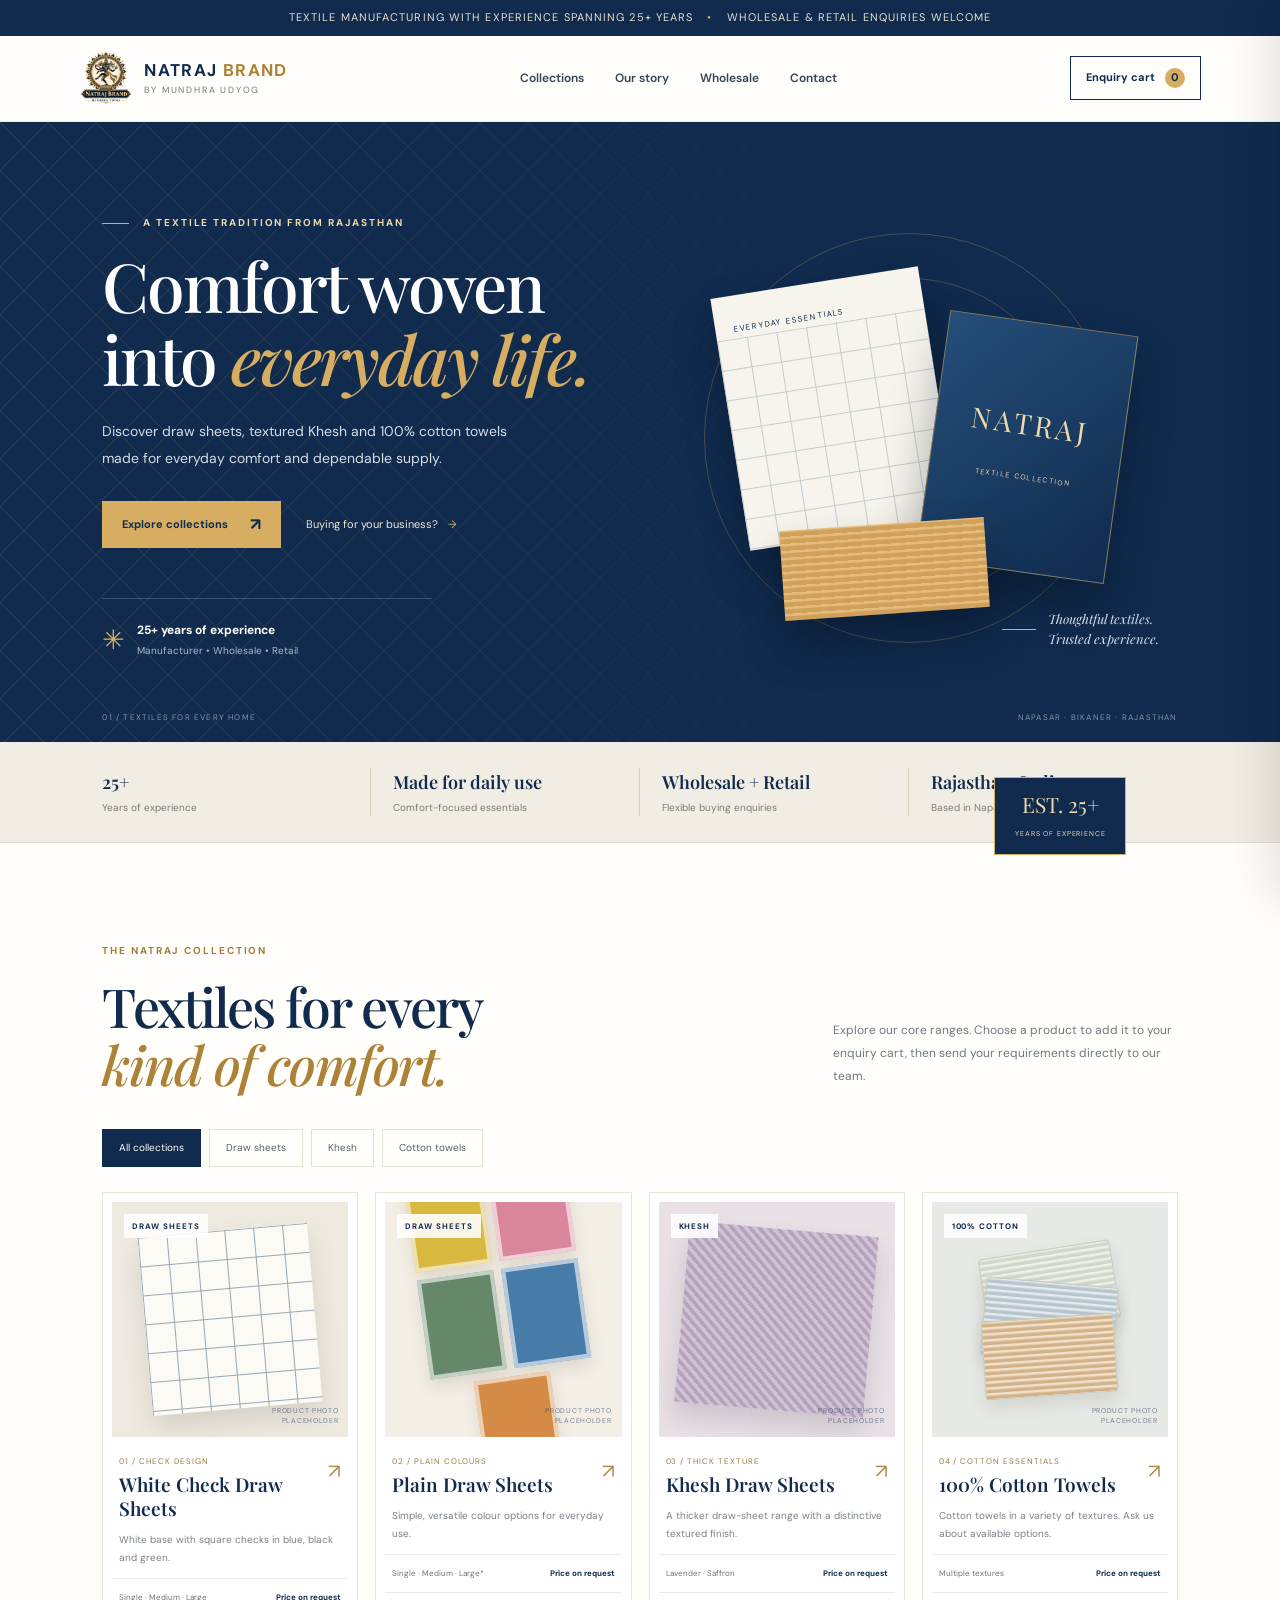
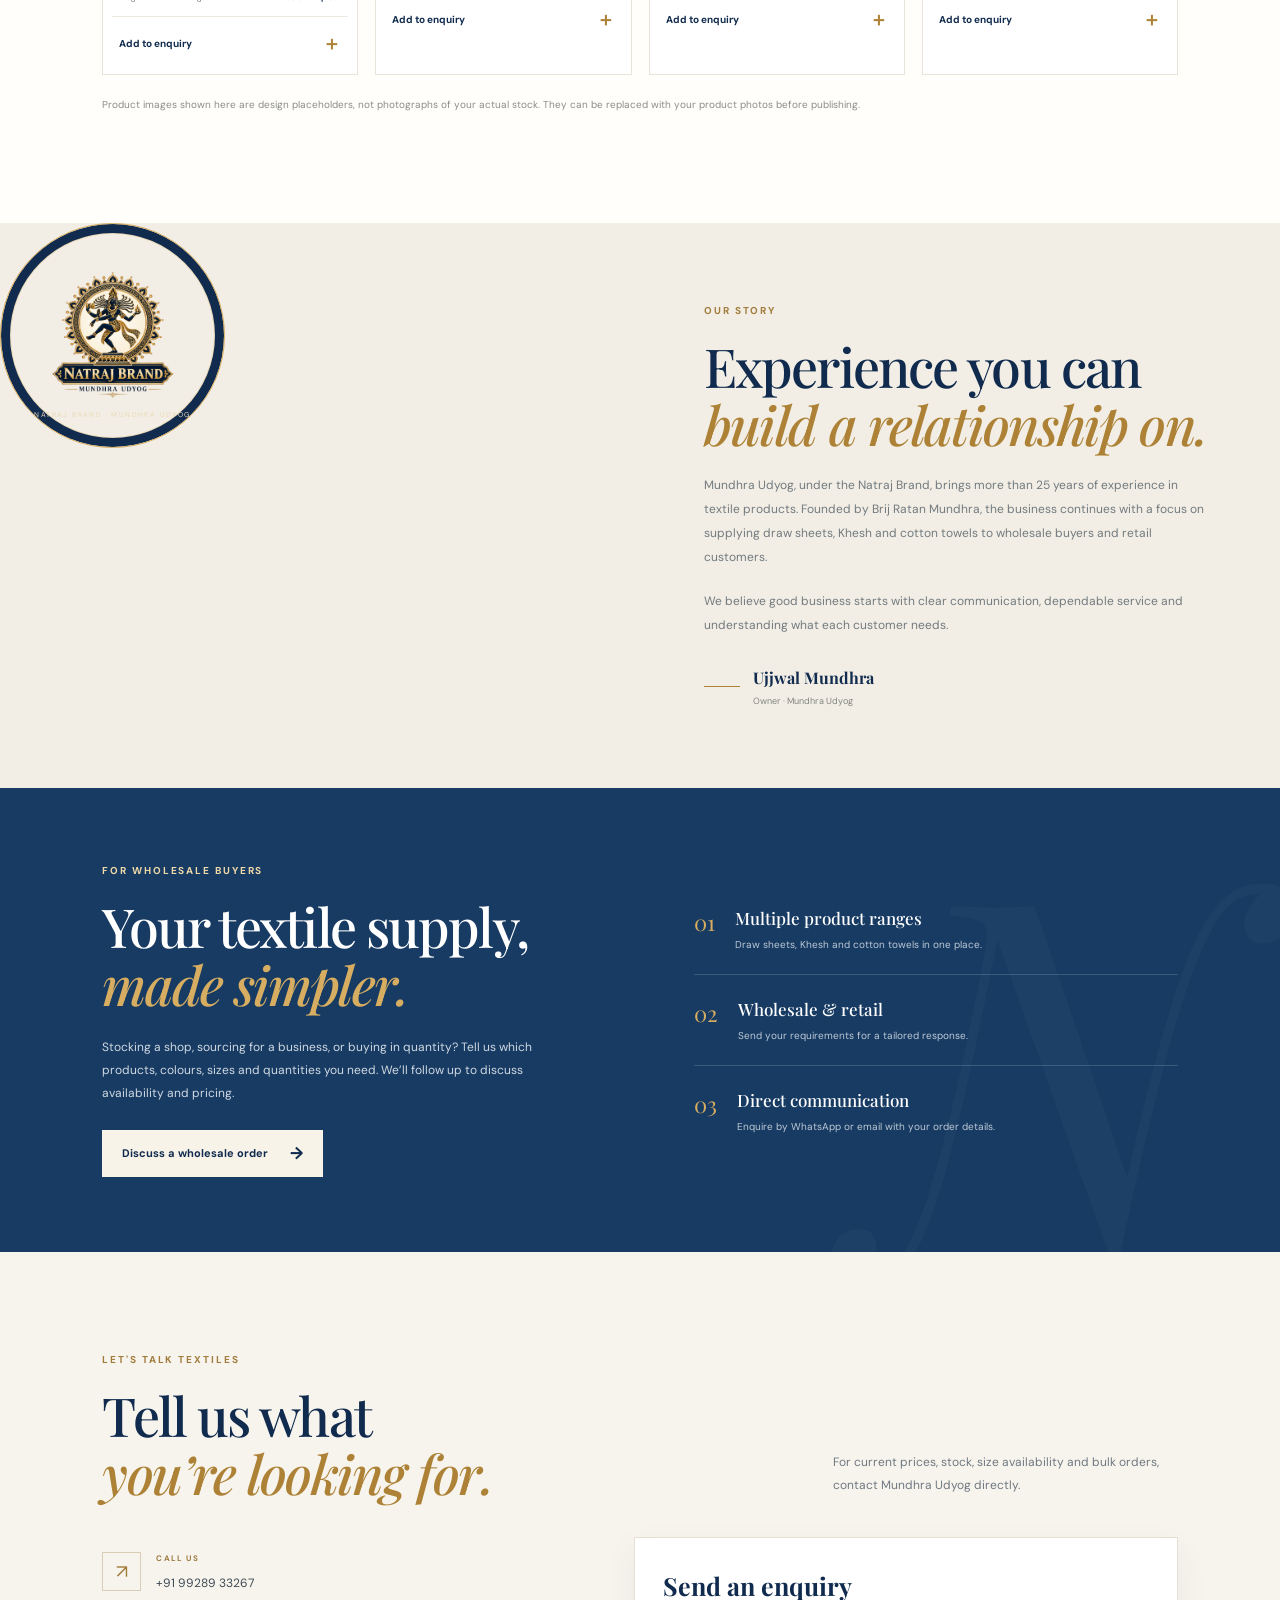
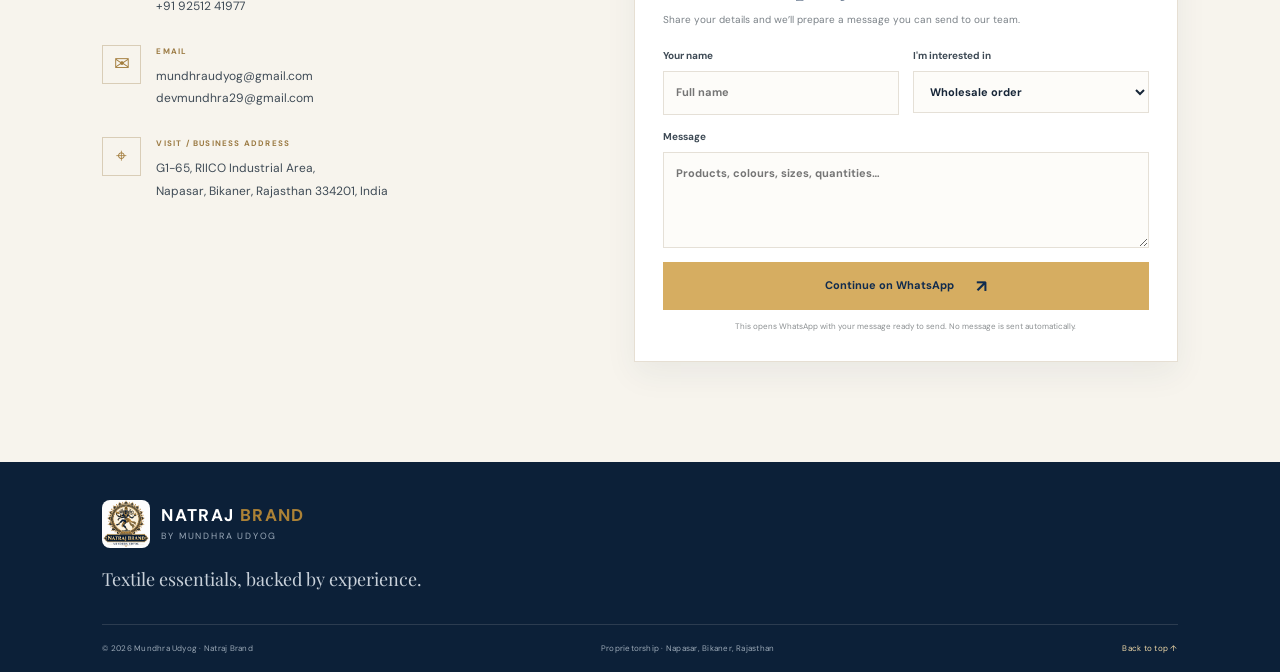
<file: index.html>
<!doctype html>
<html lang="en">
<head>
  <meta name="google-site-verification" content="Gk4ONNueeYnjEFk_MUeV8v9Vth0Thgt36jy_K8m-XQg" />
  <meta charset="utf-8">
  <meta name="viewport" content="width=device-width, initial-scale=1">
  <meta name="theme-color" content="#102b4e">
  <meta name="description" content="Mundhra Udyog — Natraj Brand. Draw sheets, Khesh and 100% cotton towels from an experienced textile manufacturer in Napasar, Bikaner, Rajasthan.">
  <title>Natraj Brand | Mundhra Udyog</title>
  <link rel="preconnect" href="https://fonts.googleapis.com">
  <link rel="preconnect" href="https://fonts.gstatic.com" crossorigin>
  <link href="https://fonts.googleapis.com/css2?family=DM+Sans:wght@400;500;600;700&family=Playfair+Display:wght@500;600;700&display=swap" rel="stylesheet">
  <link rel="stylesheet" href="styles.css">
<link rel="icon" type="image/png"href="./assets/natraj-favicon.png">
</head>
<body>
  <div class="announcement">Textile manufacturing with experience spanning 25+ years <span>•</span> Wholesale & retail enquiries welcome</div>
  <header class="site-header">
    <a class="brand" href="#home" aria-label="Natraj Brand home">
      <img class="brand-logo" src="assets/natraj-logo.png" alt="Natraj Brand — Mundhra Udyog logo">
      <span class="brand-copy"><strong>NATRAJ <em>BRAND</em></strong><small>BY MUNDHRA UDYOG</small></span>
    </a>
    <button class="menu-toggle" aria-label="Open navigation" aria-expanded="false">☰</button>
    <nav class="main-nav" aria-label="Main navigation">
      <a href="#collections">Collections</a><a href="#about">Our story</a><a href="#wholesale">Wholesale</a><a href="#contact">Contact</a>
    </nav>
    <button class="cart-button" id="openCart" aria-label="Open enquiry cart">Enquiry cart <span id="cartCount">0</span></button>
  </header>

  <main>
    <section class="hero" id="home">
      <div class="hero-pattern" aria-hidden="true"></div>
      <div class="hero-content">
        <p class="eyebrow"><span></span> A textile tradition from Rajasthan</p>
        <h1>Comfort woven<br>into <i>everyday life.</i></h1>
        <p class="hero-lede">Discover draw sheets, textured Khesh and 100% cotton towels made for everyday comfort and dependable supply.</p>
        <div class="hero-actions"><a class="button button-gold" href="#collections">Explore collections <span>↗</span></a><a class="text-link" href="#wholesale">Buying for your business? <span>→</span></a></div>
        <div class="hero-proof"><span class="proof-icon">✳</span><div><strong>25+ years of experience</strong><small>Manufacturer • Wholesale • Retail</small></div></div>
      </div>
      <div class="hero-visual">
        <div class="hero-orbit orbit-one"></div><div class="hero-orbit orbit-two"></div>
        <div class="hero-fabric fabric-white"><span class="fabric-label">EVERYDAY ESSENTIALS</span><div class="check-weave"></div></div>
        <div class="hero-fabric fabric-blue"><span>NATRAJ<br><small>TEXTILE COLLECTION</small></span></div>
        <div class="hero-fabric fabric-saffron"></div>
        <div class="visual-caption"><span class="caption-line"></span><span>Thoughtful textiles.<br>Trusted experience.</span></div>
      </div>
      <div class="hero-bottomline"><span>01 / TEXTILES FOR EVERY HOME</span><span>NAPASAR · BIKANER · RAJASTHAN</span></div>
    </section>

    <section class="trust-strip" aria-label="Business highlights"><div><b>25+</b><span>Years of experience</span></div><div><b>Made for daily use</b><span>Comfort-focused essentials</span></div><div><b>Wholesale + Retail</b><span>Flexible buying enquiries</span></div><div><b>Rajasthan, India</b><span>Based in Napasar, Bikaner</span></div></section>

    <section class="section collections" id="collections">
      <div class="section-heading"><div><p class="eyebrow">THE NATRAJ COLLECTION</p><h2>Textiles for every<br><i>kind of comfort.</i></h2></div><p>Explore our core ranges. Choose a product to add it to your enquiry cart, then send your requirements directly to our team.</p></div>
      <div class="category-tabs" role="group" aria-label="Filter product collections"><button class="filter-btn active" data-filter="all">All collections</button><button class="filter-btn" data-filter="draw">Draw sheets</button><button class="filter-btn" data-filter="khesh">Khesh</button><button class="filter-btn" data-filter="towels">Cotton towels</button></div>
      <div class="product-grid" id="productGrid">
        <article class="product-card" data-category="draw">
          <div class="product-image image-check"><span class="image-tag">DRAW SHEETS</span><div class="sample-fabric checks"></div><span class="image-note">PRODUCT PHOTO<br>PLACEHOLDER</span></div>
          <div class="product-info"><div><p class="product-kicker">01 / CHECK DESIGN</p><h3>White Check Draw Sheets</h3></div><span class="product-arrow">↗</span></div><p class="product-desc">White base with square checks in blue, black and green.</p><div class="product-meta"><span>Single · Medium · Large</span><b>Price on request</b></div><button class="add-button" data-product="White Check Draw Sheets" data-options="Colours: blue, black, green; Sizes: single, medium, large">Add to enquiry <span>＋</span></button>
        </article>
        <article class="product-card" data-category="draw">
          <div class="product-image image-plain"><span class="image-tag">DRAW SHEETS</span><div class="plain-swatches"><i></i><i></i><i></i><i></i><i></i></div><span class="image-note">PRODUCT PHOTO<br>PLACEHOLDER</span></div>
          <div class="product-info"><div><p class="product-kicker">02 / PLAIN COLOURS</p><h3>Plain Draw Sheets</h3></div><span class="product-arrow">↗</span></div><p class="product-desc">Simple, versatile colour options for everyday use.</p><div class="product-meta"><span>Single · Medium · Large*</span><b>Price on request</b></div><button class="add-button" data-product="Plain Draw Sheets" data-options="Colours: yellow, pink, green, blue, saffron; Sizes to be confirmed">Add to enquiry <span>＋</span></button>
        </article>
        <article class="product-card" data-category="khesh">
          <div class="product-image image-khesh"><span class="image-tag">KHESH</span><div class="khesh-texture"></div><span class="image-note">PRODUCT PHOTO<br>PLACEHOLDER</span></div>
          <div class="product-info"><div><p class="product-kicker">03 / THICK TEXTURE</p><h3>Khesh Draw Sheets</h3></div><span class="product-arrow">↗</span></div><p class="product-desc">A thicker draw-sheet range with a distinctive textured finish.</p><div class="product-meta"><span>Lavender · Saffron</span><b>Price on request</b></div><button class="add-button" data-product="Khesh Draw Sheets" data-options="Colours: lavender, saffron; Please confirm size availability">Add to enquiry <span>＋</span></button>
        </article>
        <article class="product-card" data-category="towels">
          <div class="product-image image-towels"><span class="image-tag">100% COTTON</span><div class="towel-stack"><i></i><i></i><i></i></div><span class="image-note">PRODUCT PHOTO<br>PLACEHOLDER</span></div>
          <div class="product-info"><div><p class="product-kicker">04 / COTTON ESSENTIALS</p><h3>100% Cotton Towels</h3></div><span class="product-arrow">↗</span></div><p class="product-desc">Cotton towels in a variety of textures. Ask us about available options.</p><div class="product-meta"><span>Multiple textures</span><b>Price on request</b></div><button class="add-button" data-product="100% Cotton Towels" data-options="Please share available textures, colours and sizes">Add to enquiry <span>＋</span></button>
        </article>
      </div>
      <p class="photo-note">Product images shown here are design placeholders, not photographs of your actual stock. They can be replaced with your product photos before publishing.</p>
    </section>

    <section class="heritage" id="about"><div class="heritage-circle"><img src="./assets/natraj-favicon.png" alt="Natraj Brand" class="heritage-logo"><span class="heritage-circle-text">NATRAJ BRAND · MUNDHRA UDYOG</span></div><div class="heritage-stamp">EST. 25+<br><small>YEARS OF EXPERIENCE</small></div></div><div class="heritage-copy"><p class="eyebrow">OUR STORY</p><h2>Experience you can<br><i>build a relationship on.</i></h2><p>Mundhra Udyog, under the Natraj Brand, brings more than 25 years of experience in textile products. Founded by Brij Ratan Mundhra, the business continues with a focus on supplying draw sheets, Khesh and cotton towels to wholesale buyers and retail customers.</p><p>We believe good business starts with clear communication, dependable service and understanding what each customer needs.</p><div class="signature"><span class="signature-line"></span><div><strong>Ujjwal Mundhra</strong><small>Owner · Mundhra Udyog</small></div></div></div></section>

    <section class="wholesale" id="wholesale"><div class="wholesale-copy"><p class="eyebrow">FOR WHOLESALE BUYERS</p><h2>Your textile supply,<br><i>made simpler.</i></h2><p>Stocking a shop, sourcing for a business, or buying in quantity? Tell us which products, colours, sizes and quantities you need. We’ll follow up to discuss availability and pricing.</p><a class="button button-light" href="#contact">Discuss a wholesale order <span>→</span></a></div><div class="wholesale-points"><div><span>01</span><section><h3>Multiple product ranges</h3><p>Draw sheets, Khesh and cotton towels in one place.</p></section></div><div><span>02</span><section><h3>Wholesale & retail</h3><p>Send your requirements for a tailored response.</p></section></div><div><span>03</span><section><h3>Direct communication</h3><p>Enquire by WhatsApp or email with your order details.</p></section></div></div></section>

    <section class="contact section" id="contact"><div class="section-heading"><div><p class="eyebrow">LET'S TALK TEXTILES</p><h2>Tell us what<br><i>you’re looking for.</i></h2></div><p>For current prices, stock, size availability and bulk orders, contact Mundhra Udyog directly.</p></div><div class="contact-layout"><div class="contact-details"><div class="contact-item"><span class="contact-icon">↗</span><div><small>CALL US</small><a href="tel:+919928933267">+91 99289 33267</a><a href="tel:+919251241977">+91 92512 41977</a></div></div><div class="contact-item"><span class="contact-icon">✉</span><div><small>EMAIL</small><a href="mailto:mundhraudyog@gmail.com">mundhraudyog@gmail.com</a><a href="mailto:devmundhra29@gmail.com">devmundhra29@gmail.com</a></div></div><div class="contact-item"><span class="contact-icon">⌖</span><div><small>VISIT / BUSINESS ADDRESS</small><p>G1-65, RIICO Industrial Area,<br>Napasar, Bikaner, Rajasthan 334201, India</p></div></div></div>
      <form class="contact-form" id="contactForm"><h3>Send an enquiry</h3><p>Share your details and we’ll prepare a message you can send to our team.</p><div class="form-row"><label>Your name<input name="name" required placeholder="Full name"></label><label>I'm interested in<select name="interest"><option>Wholesale order</option><option>Retail purchase</option><option>Product pricing</option><option>Product availability</option><option>Other enquiry</option></select></label></div><label>Message<textarea name="message" required rows="4" placeholder="Products, colours, sizes, quantities…"></textarea></label><button class="button button-gold" type="submit">Continue on WhatsApp <span>↗</span></button><small class="form-note">This opens WhatsApp with your message ready to send. No message is sent automatically.</small></form></div></section>
  </main>

  <footer class="site-footer"><a class="brand footer-brand" href="#home"><img class="brand-logo" src="assets/natraj-logo.png" alt="Natraj Brand — Mundhra Udyog logo"><span class="brand-copy"><strong>NATRAJ <em>BRAND</em></strong><small>BY MUNDHRA UDYOG</small></span></a><p>Textile essentials, backed by experience.</p><div class="footer-bottom"><span>© <span id="year"></span> Mundhra Udyog · Natraj Brand</span><span>Proprietorship · Napasar, Bikaner, Rajasthan</span><a href="#home">Back to top ↑</a></div></footer>

  <div class="cart-backdrop" id="cartBackdrop"></div><aside class="cart-drawer" id="cartDrawer" aria-label="Enquiry cart" aria-hidden="true"><div class="cart-header"><div><p class="eyebrow">YOUR SELECTION</p><h2>Enquiry cart</h2></div><button id="closeCart" class="close-cart" aria-label="Close cart">×</button></div><p class="cart-intro">Add the products you’re interested in. You can include quantities and send the enquiry through WhatsApp.</p><div id="cartItems" class="cart-items"><div class="empty-cart">Your enquiry cart is empty.<br><small>Explore the collections to add products.</small></div></div><label class="quantity-label">Additional requirements<textarea id="cartNotes" rows="3" placeholder="Approx. quantities, delivery location, sizes…"></textarea></label><button class="button button-gold cart-checkout" id="checkoutButton">Send enquiry on WhatsApp <span>↗</span></button><p class="cart-footnote">Prices and availability will be confirmed by Mundhra Udyog.</p></aside>
  <div class="toast" id="toast" role="status" aria-live="polite"></div>
  <script src="script.js"></script>
</body>
</html>
</file>
<file: styles.css>
:root{--navy:#102b4e;--navy2:#183b63;--gold:#d6ad61;--gold-light:#f0d9a8;--cream:#f7f4ed;--paper:#fffefa;--ink:#172638;--muted:#6f7881;--line:#e6e0d4;--serif:'Playfair Display',Georgia,serif;--sans:'DM Sans',Arial,sans-serif}*{box-sizing:border-box}html{scroll-behavior:smooth;scroll-padding-top:88px}body{margin:0;color:var(--ink);font-family:var(--sans);background:var(--paper);line-height:1.6}button,input,select,textarea{font:inherit}button,a{-webkit-tap-highlight-color:transparent}a{color:inherit;text-decoration:none}.announcement{background:var(--navy);color:#e7dfcf;text-align:center;padding:9px 16px;font-size:11px;letter-spacing:.1em;text-transform:uppercase}.announcement span{color:var(--gold);padding:0 10px}.site-header{height:86px;padding:0 6.2%;display:flex;align-items:center;justify-content:space-between;background:var(--paper);position:sticky;top:0;z-index:20;border-bottom:1px solid rgba(16,43,78,.08)}.brand{display:flex;align-items:center;gap:11px}.brand-mark{height:43px;width:43px;border:1px solid var(--gold);background:var(--navy);color:var(--gold-light);display:grid;place-items:center;font-family:var(--serif);font-size:29px;font-style:italic;box-shadow:inset 0 0 0 4px var(--navy),inset 0 0 0 5px rgba(214,173,97,.6)}.brand-copy{display:flex;flex-direction:column;line-height:1.25}.brand-copy strong{font-size:17px;letter-spacing:.08em;color:var(--navy)}.brand-copy em{color:#ad8236;font-style:normal}.brand-copy small{font-size:9px;letter-spacing:.2em;margin-top:4px;color:#777}.main-nav{display:flex;gap:31px;font-size:12px;font-weight:600;color:#344355}.main-nav a{transition:color .2s}.main-nav a:hover{color:#ad8236}.cart-button{border:1px solid var(--navy);background:transparent;padding:11px 15px;color:var(--navy);font-size:11px;font-weight:700;cursor:pointer}.cart-button span{display:inline-grid;place-items:center;margin-left:7px;width:20px;height:20px;border-radius:50%;background:var(--gold);color:var(--navy)}.menu-toggle{display:none;border:0;background:none;font-size:24px;color:var(--navy)}.hero{min-height:620px;background:var(--navy);color:white;position:relative;overflow:hidden;padding:83px 8% 70px;display:grid;grid-template-columns:1fr 1fr;align-items:center}.hero-pattern{position:absolute;inset:0;opacity:.1;background-image:linear-gradient(45deg,transparent 48%,#d6ad61 49%,#d6ad61 50%,transparent 51%),linear-gradient(-45deg,transparent 48%,#d6ad61 49%,#d6ad61 50%,transparent 51%);background-size:48px 48px;mask-image:linear-gradient(90deg,black,transparent 75%)}.hero-content{position:relative;z-index:2;max-width:570px}.eyebrow{font-size:10px;letter-spacing:.19em;font-weight:700;color:#a27c3c;text-transform:uppercase;margin:0 0 18px}.hero .eyebrow{color:var(--gold-light)}.hero .eyebrow span{display:inline-block;width:27px;height:1px;background:var(--gold);vertical-align:middle;margin-right:10px}.hero h1,.section-heading h2,.heritage h2,.wholesale h2{font-family:var(--serif);font-weight:500;font-size:clamp(43px,5.3vw,70px);line-height:1.08;letter-spacing:-.035em;margin:0}.hero h1 i,.section-heading h2 i,.heritage h2 i,.wholesale h2 i{font-weight:500;color:var(--gold)}.hero-lede{max-width:430px;color:#d5dce4;font-size:14px;line-height:1.9;margin:23px 0 29px}.hero-actions{display:flex;align-items:center;gap:25px;flex-wrap:wrap}.button{display:inline-flex;align-items:center;justify-content:center;gap:22px;border:0;padding:15px 20px;font-size:11px;font-weight:700;cursor:pointer;transition:transform .2s,background .2s}.button:hover{transform:translateY(-2px)}.button-gold{background:var(--gold);color:var(--navy)}.button-gold:hover{background:var(--gold-light)}.button span{font-size:17px;line-height:1}.text-link{font-size:11px;color:#f0e7d6}.text-link span{color:var(--gold);padding-left:7px}.hero-proof{display:flex;align-items:center;gap:12px;margin-top:50px;padding-top:19px;border-top:1px solid rgba(255,255,255,.18);max-width:330px}.proof-icon{color:var(--gold);font-size:27px}.hero-proof strong,.hero-proof small{display:block}.hero-proof strong{font-size:12px}.hero-proof small{font-size:10px;color:#aeb9c7;margin-top:3px}.hero-visual{position:relative;height:440px;max-width:500px;width:100%;justify-self:center}.hero-orbit{position:absolute;border:1px solid rgba(214,173,97,.28);border-radius:50%;left:50%;top:50%;transform:translate(-50%,-50%)}.orbit-one{width:410px;height:410px}.orbit-two{width:320px;height:320px}.hero-fabric{position:absolute;box-shadow:0 25px 45px rgba(0,0,0,.3)}.fabric-white{height:255px;width:210px;left:70px;top:63px;background:#f6f4ed;transform:rotate(-9deg);padding:18px;color:var(--navy)}.fabric-label{font-size:8px;letter-spacing:.16em;position:relative;z-index:1}.check-weave{position:absolute;inset:43px 0 0;background-image:linear-gradient(#b9c2c7 1px,transparent 1px),linear-gradient(90deg,#b9c2c7 1px,transparent 1px);background-size:30px 30px;opacity:.8}.fabric-blue{height:250px;width:190px;right:37px;top:104px;background:linear-gradient(135deg,#254e79,#102b4e);border:1px solid rgba(214,173,97,.55);transform:rotate(8deg);display:grid;place-items:center;text-align:center;color:var(--gold-light);font-family:var(--serif);font-size:28px;letter-spacing:.12em}.fabric-blue small{font-family:var(--sans);font-size:7px;letter-spacing:.2em}.fabric-saffron{height:90px;width:205px;bottom:44px;left:123px;background:repeating-linear-gradient(0deg,#d1a15b 0,#d1a15b 4px,#e4bb7b 5px,#e4bb7b 7px);transform:rotate(-4deg)}.visual-caption{position:absolute;bottom:8px;right:0;display:flex;gap:12px;align-items:center;color:#d7dfeb;font-family:var(--serif);font-size:13px;font-style:italic}.caption-line{width:34px;height:1px;background:var(--gold)}.hero-bottomline{position:absolute;bottom:18px;left:8%;right:8%;display:flex;justify-content:space-between;color:#8295ab;font-size:8px;letter-spacing:.15em}.trust-strip{display:grid;grid-template-columns:repeat(4,1fr);padding:26px 8%;background:#f1ede4;border-bottom:1px solid #e4ddcf}.trust-strip>div{padding:0 22px;border-right:1px solid #d9d0bf;display:flex;flex-direction:column;gap:4px}.trust-strip>div:first-child{padding-left:0}.trust-strip>div:last-child{border:0}.trust-strip b{font-family:var(--serif);font-size:18px;color:var(--navy);font-weight:600}.trust-strip span{font-size:10px;color:#7c7b74}.section{padding:100px 8%}.section-heading{display:flex;align-items:flex-end;justify-content:space-between;gap:40px;margin-bottom:35px}.section-heading h2,.heritage h2,.wholesale h2{font-size:clamp(38px,4.2vw,55px);color:var(--navy)}.section-heading h2 i,.heritage h2 i{color:#ad8236}.section-heading>p{max-width:345px;font-size:12px;color:var(--muted);line-height:1.9;margin:0 0 6px}.category-tabs{display:flex;gap:8px;flex-wrap:wrap;margin-bottom:25px}.filter-btn{padding:10px 16px;background:transparent;border:1px solid var(--line);font-size:10px;color:#58616a;cursor:pointer}.filter-btn.active,.filter-btn:hover{background:var(--navy);border-color:var(--navy);color:white}.product-grid{display:grid;grid-template-columns:repeat(4,minmax(0,1fr));gap:17px}.product-card{min-width:0;border:1px solid #e9e4da;background:white;padding:9px 9px 15px;transition:transform .25s,box-shadow .25s}.product-card:hover{transform:translateY(-4px);box-shadow:0 14px 30px rgba(16,43,78,.09)}.product-image{height:235px;position:relative;overflow:hidden;display:flex;align-items:center;justify-content:center}.image-tag{position:absolute;top:12px;left:12px;z-index:2;background:rgba(255,255,255,.88);color:var(--navy);font-size:8px;font-weight:700;letter-spacing:.12em;padding:6px 8px}.image-note{position:absolute;bottom:10px;right:10px;font-size:7px;line-height:1.5;letter-spacing:.1em;text-align:right;color:rgba(16,43,78,.55)}.image-check{background:#eeeae0}.sample-fabric{width:72%;height:76%;background:#fbfaf5;box-shadow:0 14px 24px #7c756633;transform:rotate(-5deg)}.checks{background-image:linear-gradient(#98a7b2 1px,transparent 1px),linear-gradient(90deg,#98a7b2 1px,transparent 1px);background-size:29px 29px}.image-plain{background:#f4efe6}.plain-swatches{display:flex;flex-wrap:wrap;width:76%;gap:8px;justify-content:center;transform:rotate(-8deg)}.plain-swatches i{width:43%;height:100px;box-shadow:0 8px 15px #5e4e3d25;border:4px solid #fff9}.plain-swatches i:nth-child(1){background:#d9b83f}.plain-swatches i:nth-child(2){background:#d9859b}.plain-swatches i:nth-child(3){background:#65886b}.plain-swatches i:nth-child(4){background:#477ba8}.plain-swatches i:nth-child(5){background:#d38b45}.image-khesh{background:#e9e1e6}.khesh-texture{width:80%;height:77%;transform:rotate(5deg);background:repeating-linear-gradient(45deg,#b5a3bd 0,#b5a3bd 3px,#cfc2d3 4px,#cfc2d3 7px),repeating-linear-gradient(-45deg,transparent 0,transparent 6px,#897b91 7px,#897b91 8px);box-shadow:0 14px 24px #53445d30}.image-towels{background:#e7e9e4}.towel-stack{position:relative;width:76%;height:75%;display:flex;align-items:center;justify-content:center}.towel-stack i{position:absolute;width:74%;height:45%;border-radius:4px;background:repeating-linear-gradient(0deg,#d4d8cc 0,#d4d8cc 3px,#eef0e9 4px,#eef0e9 6px);box-shadow:0 8px 15px #454a4020;border:1px solid #c7cbbf}.towel-stack i:nth-child(1){top:10%;transform:rotate(-9deg);background:repeating-linear-gradient(0deg,#d0d7cc 0,#d0d7cc 3px,#f1f0e7 4px,#f1f0e7 6px)}.towel-stack i:nth-child(2){top:29%;transform:rotate(5deg);background:repeating-linear-gradient(0deg,#b7c5cf 0,#b7c5cf 3px,#e5eaec 4px,#e5eaec 6px)}.towel-stack i:nth-child(3){top:49%;transform:rotate(-4deg);background:repeating-linear-gradient(0deg,#d2b28b 0,#d2b28b 3px,#f0e1cb 4px,#f0e1cb 6px)}.product-info{display:flex;justify-content:space-between;align-items:flex-start;padding:18px 7px 0}.product-kicker{font-size:8px;color:#9b7a43;letter-spacing:.12em;margin:0 0 6px}.product-info h3{font-family:var(--serif);font-weight:600;font-size:19px;line-height:1.25;margin:0;color:var(--navy)}.product-arrow{font-size:20px;color:#b38b48}.product-desc{font-size:10px;line-height:1.8;color:#7a8187;padding:0 7px;min-height:37px}.product-meta{display:flex;justify-content:space-between;gap:8px;align-items:center;padding:12px 7px;border-top:1px solid #eee9e1;border-bottom:1px solid #eee9e1;font-size:8px;color:#69737a}.product-meta b{color:var(--navy);text-align:right}.add-button{display:flex;justify-content:space-between;align-items:center;width:100%;padding:12px 7px 0;border:0;background:none;color:var(--navy);font-size:10px;font-weight:700;cursor:pointer}.add-button span{font-size:19px;color:#ad8236}.photo-note{font-size:10px;color:#8a8c8b;margin-top:22px}.heritage{display:grid;grid-template-columns:1fr 1fr;min-height:500px;background:#f2eee5}.heritage-art{position:relative;display:grid;place-items:center;min-height:440px;overflow:hidden;background:var(--navy)}.heritage-art:before,.heritage-art:after{content:"";position:absolute;width:370px;height:370px;border:1px solid rgba(214,173,97,.25);border-radius:50%}.heritage-art:after{width:280px;height:280px}.heritage-circle{width:225px;height:225px;border:1px solid var(--gold);border-radius:50%;display:grid;place-items:center;position:relative;z-index:1;box-shadow:inset 0 0 0 9px var(--navy),inset 0 0 0 10px rgba(214,173,97,.35)}.heritage-n{font-family:var(--serif);font-size:150px;line-height:1;color:var(--gold-light);font-style:italic}.heritage-circle-text{position:absolute;bottom:27px;font-size:7px;letter-spacing:.2em;color:#e9d8b5}.heritage-stamp{position:absolute;bottom:45px;right:12%;padding:15px 20px;border:1px solid var(--gold);color:var(--gold-light);font-family:var(--serif);font-size:21px;line-height:1.1;text-align:center;background:var(--navy)}.heritage-stamp small{font-family:var(--sans);font-size:7px;letter-spacing:.12em}.heritage-copy{padding:80px 10%;align-self:center}.heritage-copy>p:not(.eyebrow){font-size:12px;color:#727a7f;line-height:2;margin:20px 0}.signature{display:flex;gap:13px;align-items:center;margin-top:28px}.signature-line{width:36px;height:1px;background:#ad8236}.signature strong,.signature small{display:block}.signature strong{font-family:var(--serif);color:var(--navy);font-size:16px}.signature small{font-size:9px;color:#828580;margin-top:3px}.wholesale{background:#183b63;color:white;padding:75px 8%;display:grid;grid-template-columns:1fr 1fr;gap:10%;align-items:center;position:relative;overflow:hidden}.wholesale:after{content:"N";position:absolute;right:3%;top:-130px;font-family:var(--serif);font-size:490px;font-style:italic;color:rgba(255,255,255,.025);pointer-events:none}.wholesale .eyebrow{color:var(--gold-light)}.wholesale h2{color:white}.wholesale h2 i{color:var(--gold)}.wholesale-copy>p:not(.eyebrow){max-width:460px;color:#d0d9e2;font-size:12px;line-height:1.9;margin:23px 0 25px}.button-light{background:#f7f3e9;color:var(--navy)}.button-light:hover{background:white}.wholesale-points{position:relative;z-index:1}.wholesale-points>div{display:flex;gap:20px;padding:21px 0;border-bottom:1px solid rgba(255,255,255,.15)}.wholesale-points>div:last-child{border:0}.wholesale-points>div>span{font-family:var(--serif);font-size:22px;color:var(--gold)}.wholesale-points h3{font-family:var(--serif);font-size:17px;font-weight:500;margin:0 0 5px}.wholesale-points p{font-size:10px;color:#bdc9d5;margin:0}.contact{background:var(--cream)}.contact-layout{display:grid;grid-template-columns:.9fr 1.1fr;gap:8%;margin-top:35px}.contact-details{display:flex;flex-direction:column;gap:27px;padding-top:15px}.contact-item{display:flex;gap:15px;align-items:flex-start}.contact-icon{width:39px;height:39px;border:1px solid #d9cdb7;display:grid;place-items:center;color:#a27c3c;font-size:19px;flex-shrink:0}.contact-item small{display:block;color:#9b7a43;font-size:8px;letter-spacing:.15em;font-weight:700;margin-bottom:7px}.contact-item a,.contact-item p{display:block;font-size:12px;line-height:1.9;margin:0;color:#3f4b56}.contact-item a:hover{color:#a27c3c}.contact-form{padding:28px;background:white;border:1px solid #e6dfd3;box-shadow:0 12px 30px #263c5010}.contact-form h3{font-family:var(--serif);font-size:25px;color:var(--navy);margin:0}.contact-form>p{font-size:10px;color:#7a8187;margin:6px 0 20px}.form-row{display:grid;grid-template-columns:1fr 1fr;gap:14px}.contact-form label,.quantity-label{display:flex;flex-direction:column;gap:7px;font-size:10px;font-weight:700;color:#3e4a55;margin-bottom:14px}.contact-form input,.contact-form select,.contact-form textarea,.quantity-label textarea{width:100%;padding:12px;border:1px solid #e5e0d7;background:#fdfcf9;color:var(--ink);font-size:11px;outline:none;border-radius:0}.contact-form input:focus,.contact-form select:focus,.contact-form textarea:focus,.quantity-label textarea:focus{border-color:#b58c48}.contact-form textarea,.quantity-label textarea{resize:vertical}.contact-form .button{width:100%}.form-note{display:block;font-size:8px;color:#8b8f91;text-align:center;margin-top:10px}.site-footer{padding:38px 8% 18px;background:#0c2038;color:#dbe0e6}.footer-brand .brand-copy strong{color:white}.footer-brand .brand-copy small{color:#9ba9b9}.site-footer>p{font-family:var(--serif);font-size:18px;color:#c9d1da;margin:17px 0 30px}.footer-bottom{border-top:1px solid #2c3c50;padding-top:17px;display:flex;justify-content:space-between;gap:15px;flex-wrap:wrap;font-size:8px;color:#9ba8b6;letter-spacing:.03em}.footer-bottom a{color:var(--gold-light)}.cart-backdrop{position:fixed;inset:0;background:rgba(5,15,28,.55);z-index:39;opacity:0;visibility:hidden;transition:.25s}.cart-backdrop.open{opacity:1;visibility:visible}.cart-drawer{position:fixed;right:0;top:0;bottom:0;width:min(450px,100%);background:var(--paper);z-index:40;padding:27px;transform:translateX(102%);transition:transform .3s ease;display:flex;flex-direction:column;overflow-y:auto;box-shadow:-15px 0 50px #0002}.cart-drawer.open{transform:translateX(0)}.cart-header{display:flex;justify-content:space-between;align-items:center;border-bottom:1px solid var(--line);padding-bottom:18px}.cart-header .eyebrow{margin-bottom:5px}.cart-header h2{font-family:var(--serif);font-size:29px;color:var(--navy);margin:0}.close-cart{border:1px solid var(--line);background:white;font-size:25px;width:36px;height:36px;cursor:pointer;color:var(--navy)}.cart-intro{font-size:11px;color:#7b8288;line-height:1.8}.cart-items{flex:1;min-height:120px}.empty-cart{text-align:center;padding:45px 10px;color:#5f6972;font-size:12px}.empty-cart small{display:inline-block;margin-top:8px;color:#969a9c}.cart-item{padding:16px 0;border-bottom:1px solid var(--line);display:grid;grid-template-columns:1fr auto;gap:7px}.cart-item h4{font-family:var(--serif);font-size:16px;color:var(--navy);margin:0}.cart-item p{font-size:9px;color:#81878b;margin:4px 0 0}.cart-item-controls{display:flex;align-items:center;gap:8px}.cart-item-controls button{border:1px solid var(--line);background:white;width:26px;height:26px;cursor:pointer;color:var(--navy)}.cart-item-controls span{font-size:11px;min-width:10px;text-align:center}.remove-item{font-size:10px!important;color:#8e4c40!important;border:0!important;width:auto!important}.quantity-label{margin-top:18px}.cart-checkout{width:100%;margin-top:14px}.cart-footnote{font-size:9px;color:#898d8f;text-align:center}.toast{position:fixed;left:50%;bottom:25px;transform:translate(-50%,20px);background:var(--navy);color:white;padding:12px 18px;font-size:11px;z-index:60;opacity:0;pointer-events:none;transition:.25s;box-shadow:0 8px 25px #0002}.toast.show{opacity:1;transform:translate(-50%,0)}.hidden-card{display:none!important}
@media(max-width:1050px){.site-header{padding:0 4%}.main-nav{gap:17px}.hero{padding-left:6%;padding-right:6%}.hero-visual{transform:scale(.88)}.section{padding:80px 5%}.product-grid{grid-template-columns:repeat(2,minmax(0,1fr))}.product-image{height:270px}.trust-strip{padding-left:5%;padding-right:5%}.trust-strip>div{padding:0 13px}.heritage-copy{padding:55px 8%}.wholesale{padding:70px 5%;gap:6%}.contact-layout{gap:5%}}
@media(max-width:720px){.announcement{font-size:8px;letter-spacing:.06em}.site-header{height:72px;padding:0 5%;gap:10px}.brand-mark{width:37px;height:37px;font-size:25px}.brand-copy strong{font-size:14px}.brand-copy small{font-size:7px}.menu-toggle{display:block;margin-left:auto}.main-nav{display:none;position:absolute;top:71px;left:0;right:0;padding:17px 6%;background:var(--paper);border-bottom:1px solid var(--line);flex-direction:column;gap:17px}.main-nav.open{display:flex}.cart-button{font-size:9px;padding:8px}.cart-button span{width:17px;height:17px}.hero{padding:57px 7% 65px;grid-template-columns:1fr;min-height:auto}.hero h1{font-size:51px}.hero-lede{font-size:12px}.hero-proof{margin-top:32px}.hero-visual{height:330px;transform:scale(.82);transform-origin:top center;margin:10px auto -45px}.orbit-one{width:350px;height:350px}.orbit-two{width:270px;height:270px}.fabric-white{left:37px;top:43px;width:180px;height:220px}.fabric-blue{right:15px;top:75px;width:165px;height:220px}.fabric-saffron{left:75px;bottom:30px;width:175px}.hero-bottomline{left:7%;right:7%;font-size:6px}.trust-strip{grid-template-columns:1fr 1fr;gap:19px;padding:22px 7%}.trust-strip>div{border:0;padding:0}.trust-strip b{font-size:16px}.trust-strip span{font-size:9px}.section{padding:65px 6%}.section-heading{display:block;margin-bottom:25px}.section-heading h2,.heritage h2,.wholesale h2{font-size:42px}.section-heading>p{margin-top:18px}.product-grid{gap:10px}.product-card{padding:6px 6px 12px}.product-image{height:190px}.product-info{padding:13px 5px 0}.product-info h3{font-size:16px}.product-kicker{font-size:7px}.product-desc{font-size:9px;padding:0 5px;min-height:55px}.product-meta{font-size:7px;padding:10px 5px;display:block}.product-meta b{display:block;text-align:left;margin-top:5px}.add-button{font-size:9px;padding:10px 5px 0}.image-tag{font-size:6px;top:7px;left:7px;padding:5px}.plain-swatches i{height:70px}.heritage{grid-template-columns:1fr}.heritage-art{min-height:350px}.heritage-art:before{width:310px;height:310px}.heritage-art:after{width:240px;height:240px}.heritage-circle{width:190px;height:190px}.heritage-n{font-size:125px}.heritage-stamp{bottom:25px;right:8%;font-size:17px}.heritage-copy{padding:50px 7%}.wholesale{grid-template-columns:1fr;padding:60px 7%;gap:35px}.wholesale-points>div{padding:17px 0}.contact-layout{grid-template-columns:1fr;gap:30px}.contact-form{padding:22px 17px}.form-row{grid-template-columns:1fr;gap:0}.footer-bottom{flex-direction:column;gap:9px}.site-footer{padding:32px 6% 18px}}
@media(max-width:380px){.product-grid{grid-template-columns:1fr}.product-image{height:260px}.product-desc{min-height:unset}.hero h1{font-size:44px}.hero-visual{transform:scale(.72);margin-left:-20px;margin-right:-20px}.cart-button{padding:7px}.brand-copy strong{font-size:12px}}


/* Natraj Brand logo integration */
.brand-logo{display:block;width:54px;height:54px;object-fit:contain;flex:0 0 auto;border-radius:8px;}
.footer-brand .brand-logo{width:48px;height:48px;}
@media(max-width:720px){.brand-logo{width:43px;height:43px;}.footer-brand .brand-logo{width:40px;height:40px;}}
.heritage-circle {
  position: relative;
  display: flex;
  align-items: center;
  justify-content: center;
}

.heritage-logo {
  position: absolute;
  top: 50%;
  left: 50%;
  transform: translate(-50%, -50%);
  width: 58%;
  height: 58%;
  object-fit: contain;
  background: transparent;
  border: none;
  border-radius: 0;
  z-index: 2;
  display: block;
}

.heritage-circle-text {
  position: absolute;
  bottom: 12%;
  left: 50%;
  transform: translateX(-50%);
  z-index: 3;
  white-space: nowrap;
}
</file>
